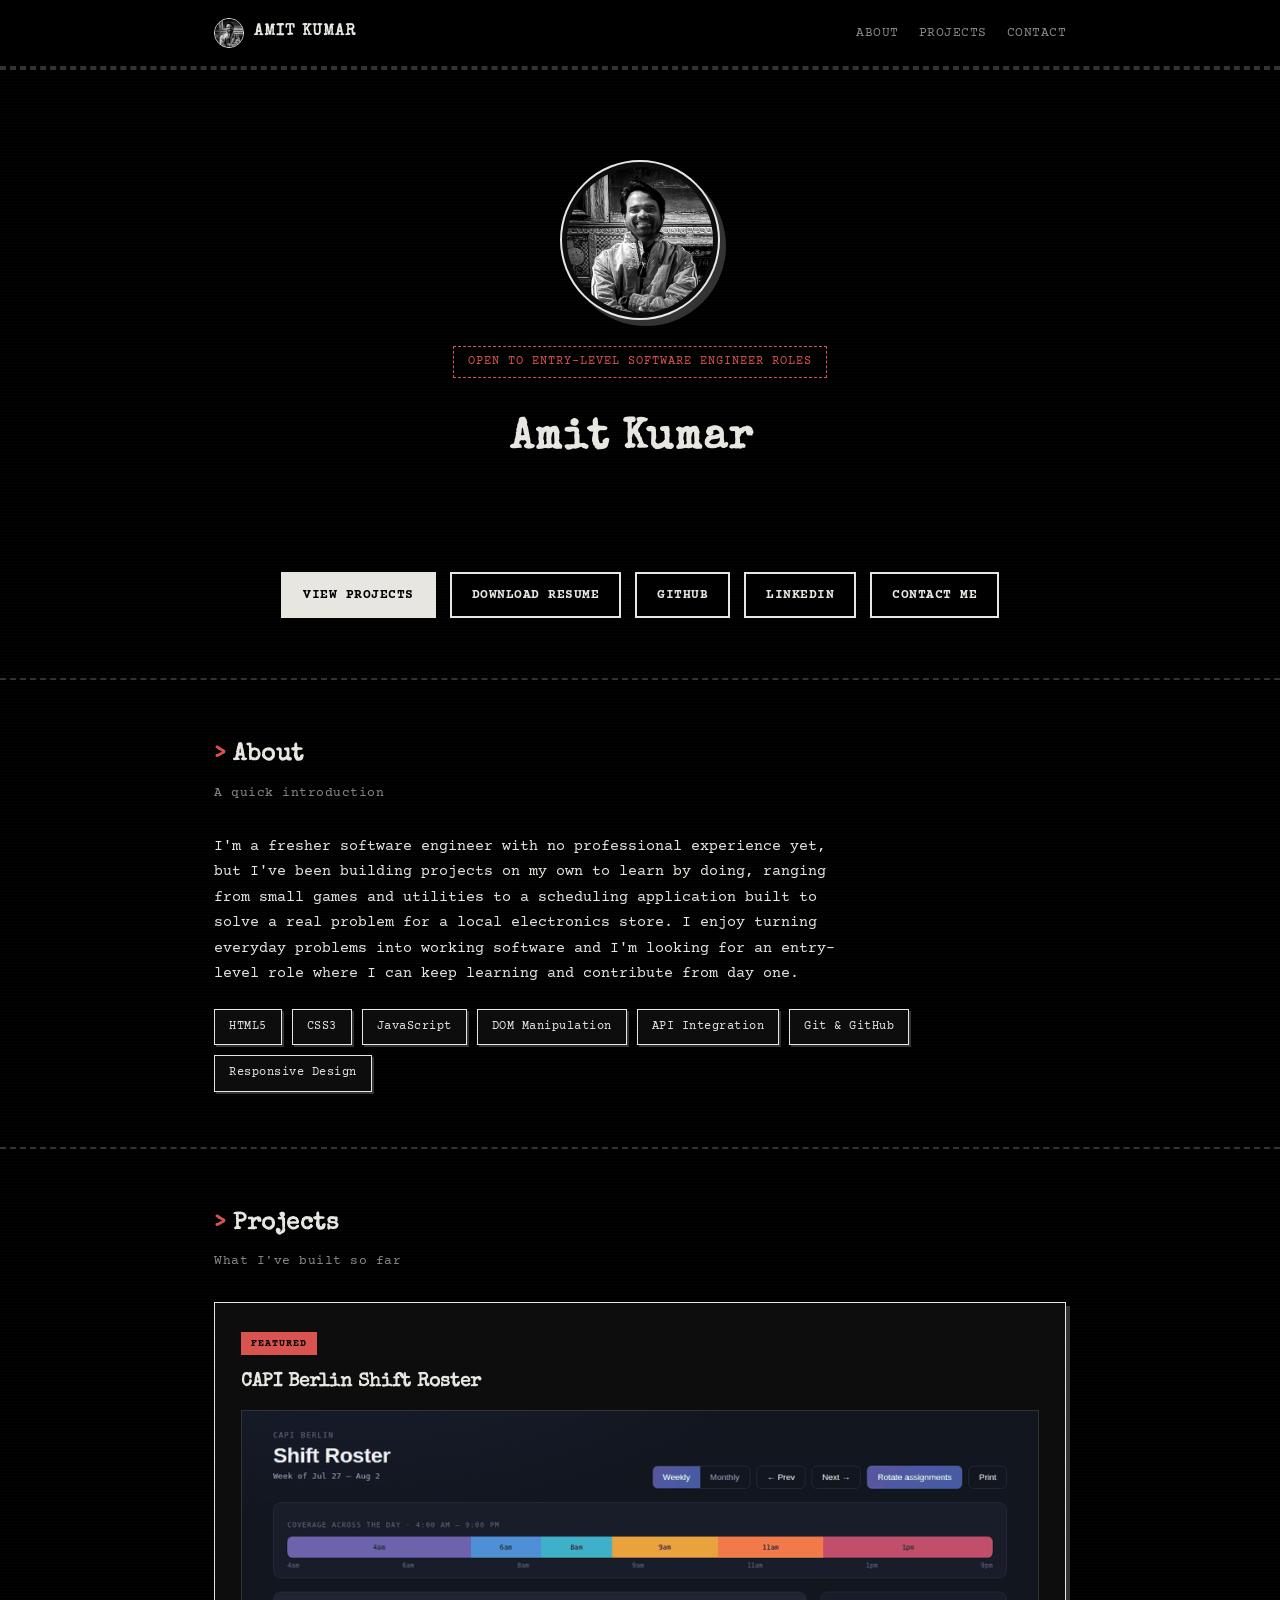
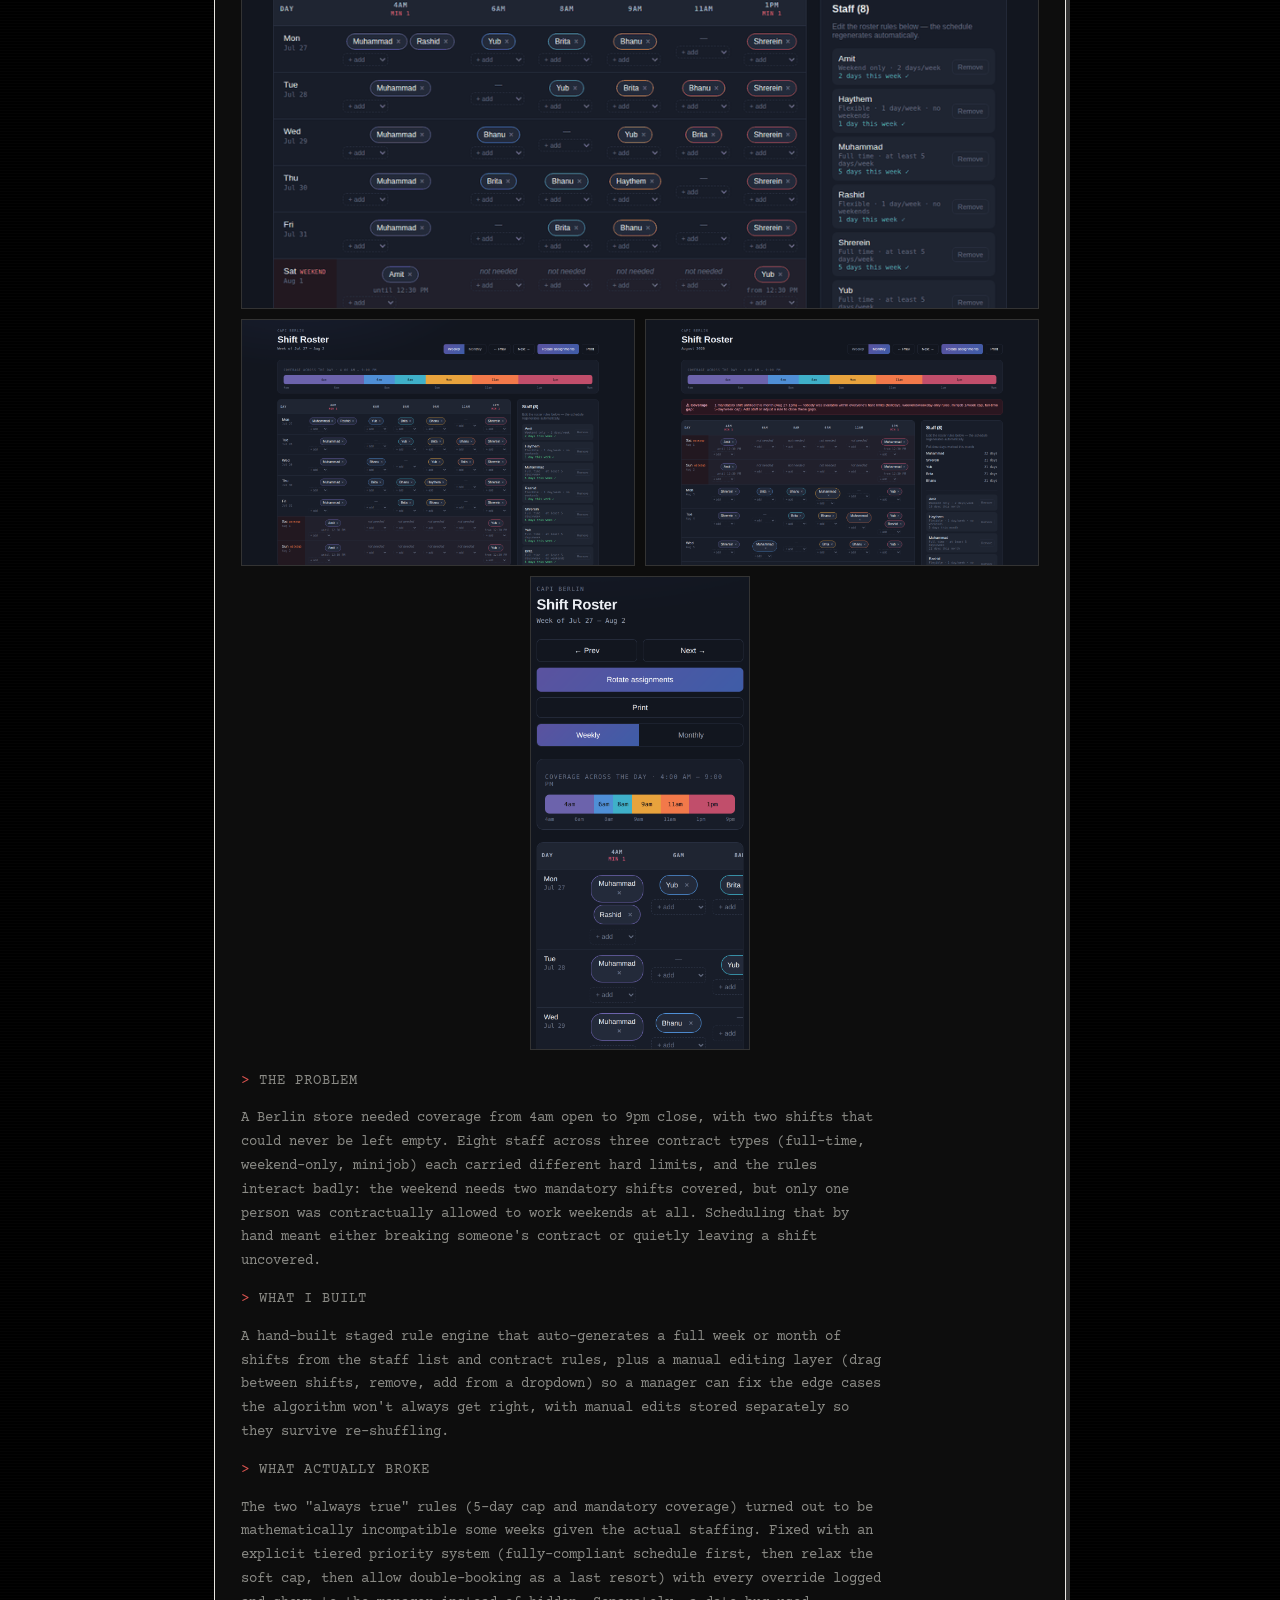
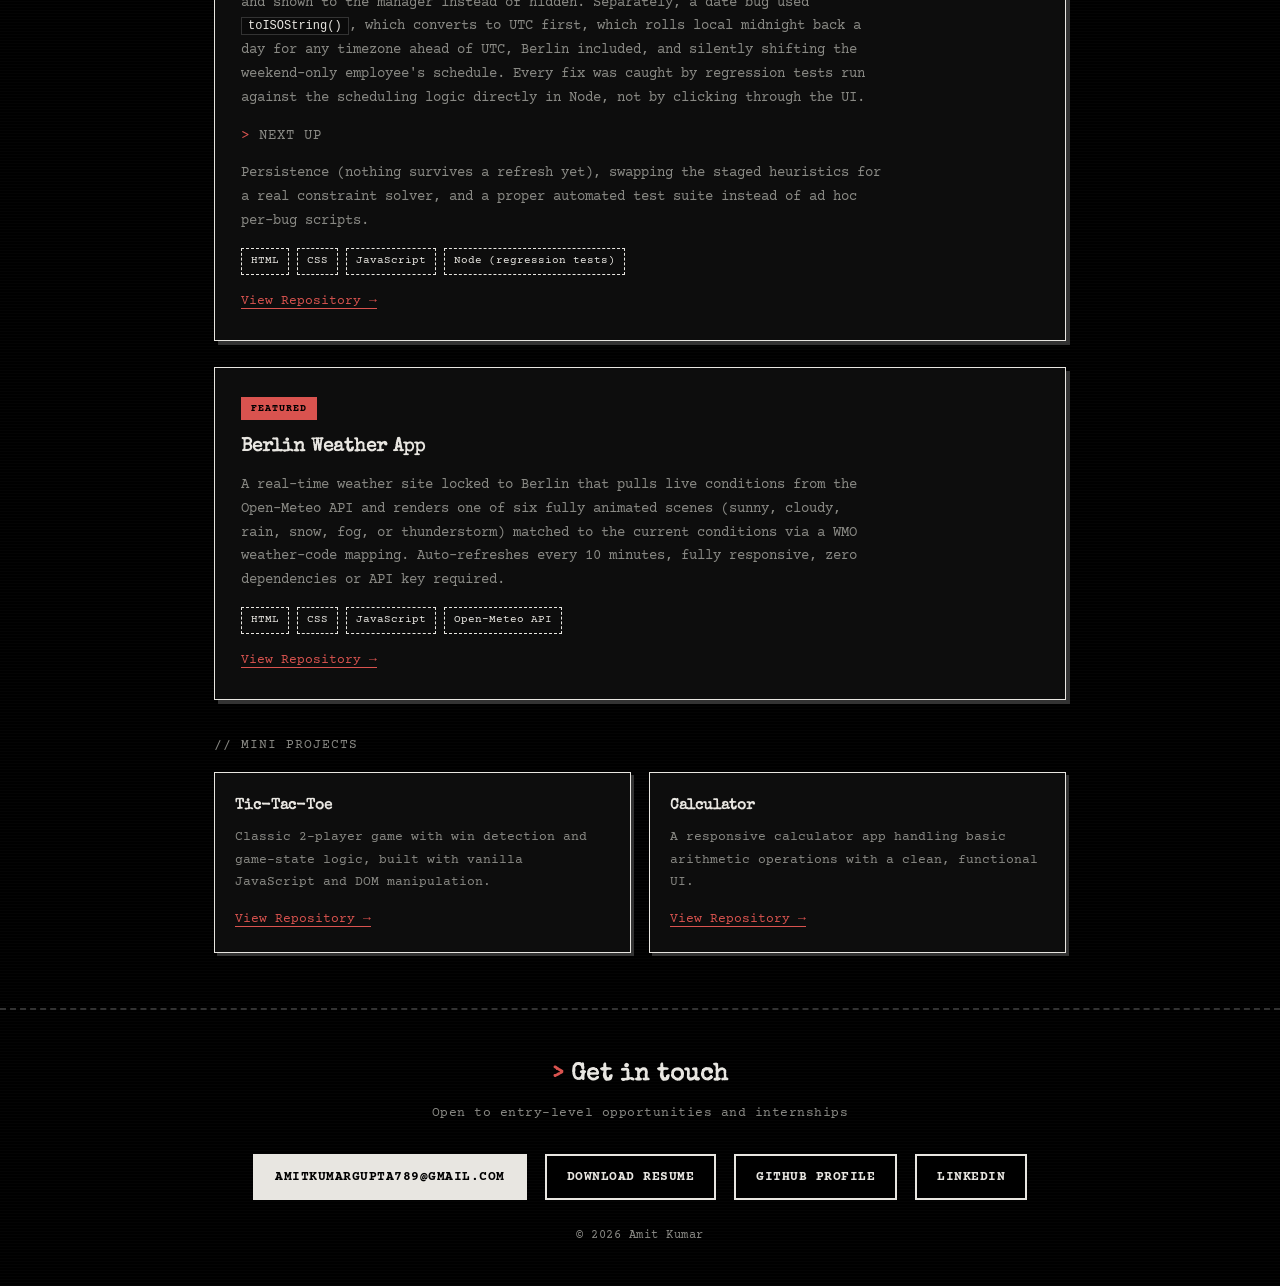
<file: index.html>
<!DOCTYPE html>
<html lang="en">
<head>
<meta charset="UTF-8">
<meta name="viewport" content="width=device-width, initial-scale=1.0">
<title>Amit Kumar | Software Engineer</title>
<link rel="preconnect" href="https://fonts.googleapis.com">
<link href="https://fonts.googleapis.com/css2?family=Courier+Prime:wght@400;700&family=Special+Elite&display=swap" rel="stylesheet">
<link rel="stylesheet" href="style.css">
</head>
<body>

<header>
  <div class="container">
    <nav>
      <div class="logo">
        <img src="amit-photo-bw.jpg" alt="Amit Kumar" class="logo-photo">
        Amit Kumar
      </div>
      <ul>
        <li><a href="#about">About</a></li>
        <li><a href="#projects">Projects</a></li>
        <li><a href="#contact">Contact</a></li>
      </ul>
    </nav>
  </div>
</header>

<section class="hero">
  <div class="container">
    <div class="photo-frame">
      <img src="amit-photo-bw.jpg" alt="Amit Kumar">
    </div>
    <span class="tag">Open to entry-level Software Engineer roles</span>
    <h1 id="typed-name"></h1>
    <p id="typed-sub"></p>
    <div class="btn-row">
      <a class="btn primary" href="#projects">View Projects</a>
      <a class="btn" href="#" onclick="requestResumeDownload(event)">Download Resume</a>
      <a class="btn" href="https://github.com/amitkumar55555" target="_blank" rel="noopener">GitHub</a>
      <a class="btn" href="https://www.linkedin.com/in/amit" target="_blank" rel="noopener">LinkedIn</a>
      <a class="btn" href="mailto:amitkumargupta789@gmail.com">Contact Me</a>
    </div>
  </div>
</section>

<section id="about">
  <div class="container">
    <h2>About</h2>
    <p class="section-sub">A quick introduction</p>
    <p class="about-text">
      I'm a fresher software engineer with no professional experience yet, but I've been building
      projects on my own to learn by doing, ranging from small games and utilities to a scheduling
      application built to solve a real problem for a local electronics store. I enjoy turning
      everyday problems into working software and I'm looking for an entry-level role where I can
      keep learning and contribute from day one.
    </p>
    <div class="skills">
      <span class="skill-pill">HTML5</span>
      <span class="skill-pill">CSS3</span>
      <span class="skill-pill">JavaScript</span>
      <span class="skill-pill">DOM Manipulation</span>
      <span class="skill-pill">API Integration</span>
      <span class="skill-pill">Git &amp; GitHub</span>
      <span class="skill-pill">Responsive Design</span>
    </div>
  </div>
</section>

<section id="projects">
  <div class="container">
    <h2>Projects</h2>
    <p class="section-sub">What I've built so far</p>

    <div class="project-featured">
      <span class="badge">Featured</span>
      <h3>CAPI Berlin Shift Roster</h3>

      <div class="shot-grid">
        <img class="shot-full" src="roster-demo.gif" alt="Weekly and monthly views, rotating assignments">
        <img class="shot-half" src="roster-weekly-desktop.png" alt="Weekly view, desktop">
        <img class="shot-half" src="roster-monthly-desktop.png" alt="Monthly view, desktop">
        <img class="shot-mobile" src="roster-weekly-mobile.png" alt="Mobile view, installed as a home-screen app">
      </div>

      <p class="proj-label">The problem</p>
      <p>
        A Berlin store needed coverage from 4am open to 9pm close, with two shifts that could
        never be left empty. Eight staff across three contract types (full-time, weekend-only,
        minijob) each carried different hard limits, and the rules interact badly: the weekend
        needs two mandatory shifts covered, but only one person was contractually allowed to work
        weekends at all. Scheduling that by hand meant either breaking someone's contract or
        quietly leaving a shift uncovered.
      </p>

      <p class="proj-label">What I built</p>
      <p>
        A hand-built staged rule engine that auto-generates a full week or month of shifts from
        the staff list and contract rules, plus a manual editing layer (drag between shifts,
        remove, add from a dropdown) so a manager can fix the edge cases the algorithm won't
        always get right, with manual edits stored separately so they survive re-shuffling.
      </p>

      <p class="proj-label">What actually broke</p>
      <p>
        The two "always true" rules (5-day cap and mandatory coverage) turned out to be
        mathematically incompatible some weeks given the actual staffing. Fixed with an explicit
        tiered priority system (fully-compliant schedule first, then relax the soft cap, then
        allow double-booking as a last resort) with every override logged and shown to the
        manager instead of hidden. Separately, a date bug used <code>toISOString()</code>, which
        converts to UTC first, which rolls local midnight back a day for any timezone ahead of UTC,
        Berlin included, and silently shifting the weekend-only employee's schedule. Every fix
        was caught by regression tests run against the scheduling logic directly in Node, not by
        clicking through the UI.
      </p>

      <p class="proj-label">Next up</p>
      <p>
        Persistence (nothing survives a refresh yet), swapping the staged heuristics for a real
        constraint solver, and a proper automated test suite instead of ad hoc per-bug scripts.
      </p>

      <div class="tech-row">
        <span class="tech-tag">HTML</span>
        <span class="tech-tag">CSS</span>
        <span class="tech-tag">JavaScript</span>
        <span class="tech-tag">Node (regression tests)</span>
      </div>
      <div class="project-links">
        <a href="https://github.com/amitkumar55555/roster" target="_blank" rel="noopener">View Repository →</a>
      </div>
    </div>

    <div class="project-featured">
      <span class="badge">Featured</span>
      <h3>Berlin Weather App</h3>
      <p>
        A real-time weather site locked to Berlin that pulls live conditions from the Open-Meteo
        API and renders one of six fully animated scenes (sunny, cloudy, rain, snow, fog, or
        thunderstorm) matched to the current conditions via a WMO weather-code mapping.
        Auto-refreshes every 10 minutes, fully responsive, zero dependencies or API key required.
      </p>
      <div class="tech-row">
        <span class="tech-tag">HTML</span>
        <span class="tech-tag">CSS</span>
        <span class="tech-tag">JavaScript</span>
        <span class="tech-tag">Open-Meteo API</span>
      </div>
      <div class="project-links">
        <a href="https://github.com/amitkumar55555/Berlin_weather" target="_blank" rel="noopener">View Repository →</a>
      </div>
    </div>

    <p class="mini-label">Mini Projects</p>
    <div class="mini-grid">
      <div class="mini-card">
        <h4>Tic-Tac-Toe</h4>
        <p>Classic 2-player game with win detection and game-state logic, built with vanilla JavaScript and DOM manipulation.</p>
        <a href="https://github.com/amitkumar55555/Tic-Tac-Toe" target="_blank" rel="noopener">View Repository →</a>
      </div>
      <div class="mini-card">
        <h4>Calculator</h4>
        <p>A responsive calculator app handling basic arithmetic operations with a clean, functional UI.</p>
        <a href="https://github.com/amitkumar55555/calculator" target="_blank" rel="noopener">View Repository →</a>
      </div>
    </div>
  </div>
</section>

<footer id="contact">
  <div class="container">
    <h2>Get in touch</h2>
    <p class="section-sub">Open to entry-level opportunities and internships</p>
    <div class="contact-links">
      <a class="btn primary" href="mailto:amitkumargupta789@gmail.com">amitkumargupta789@gmail.com</a>
      <a class="btn" href="#" onclick="requestResumeDownload(event)">Download Resume</a>
      <a class="btn" href="https://github.com/amitkumar55555" target="_blank" rel="noopener">GitHub Profile</a>
      <a class="btn" href="https://www.linkedin.com/in/amit" target="_blank" rel="noopener">LinkedIn</a>
    </div>
    <p class="muted">© 2026 Amit Kumar</p>
  </div>
</footer>

<script src="script.js"></script>

</body>
</html>
</file>
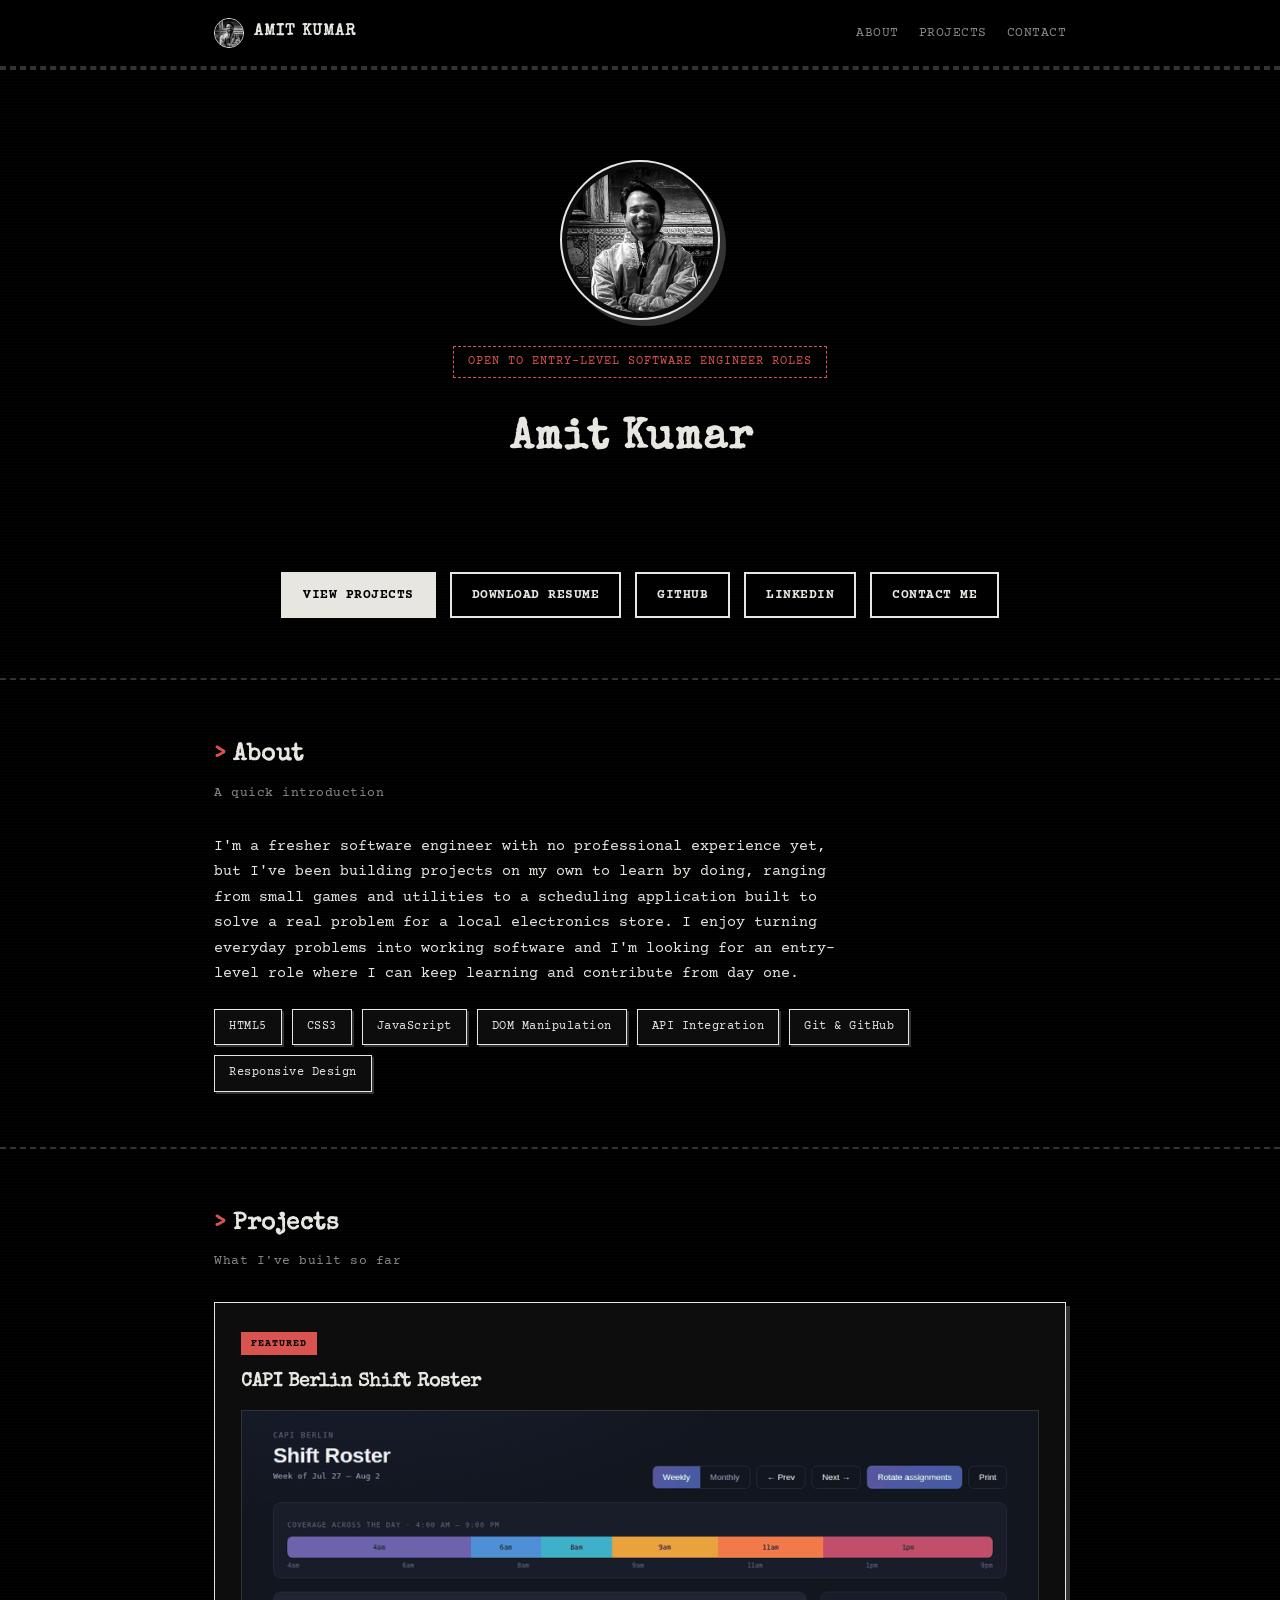
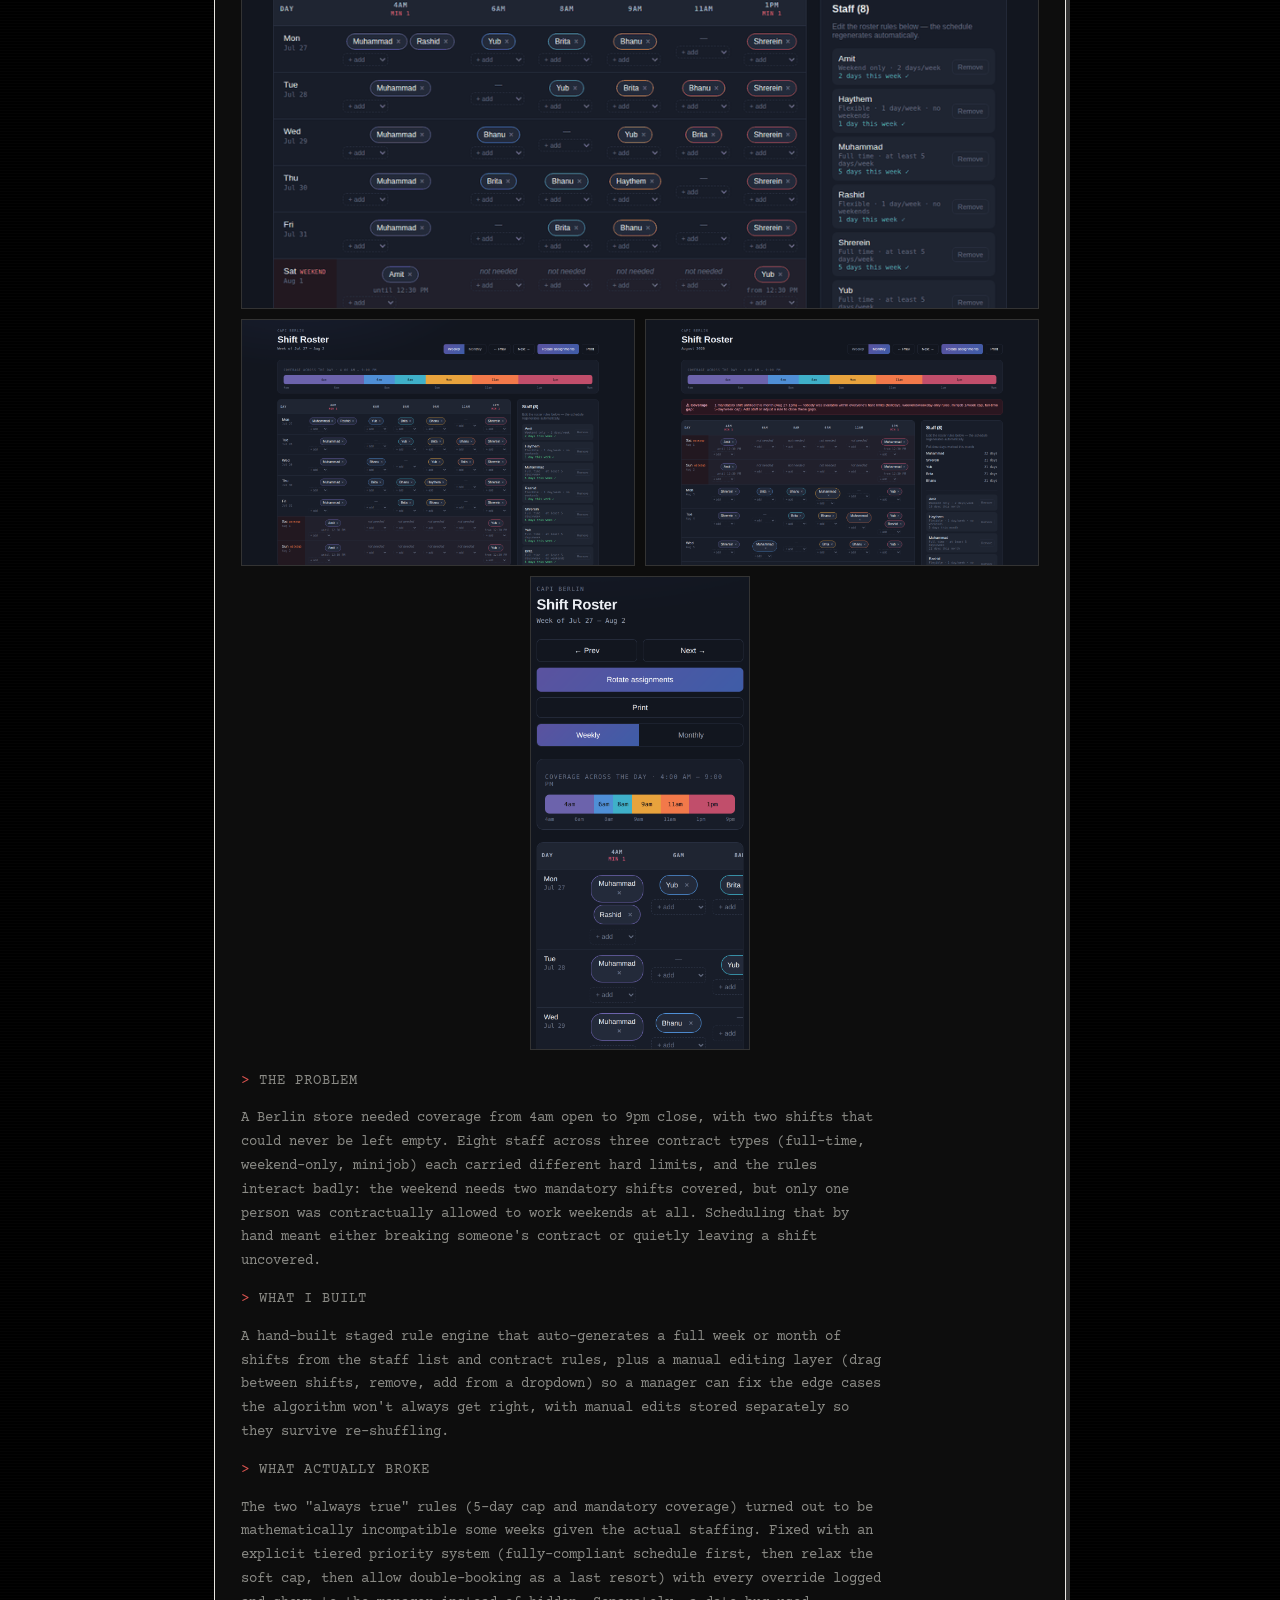
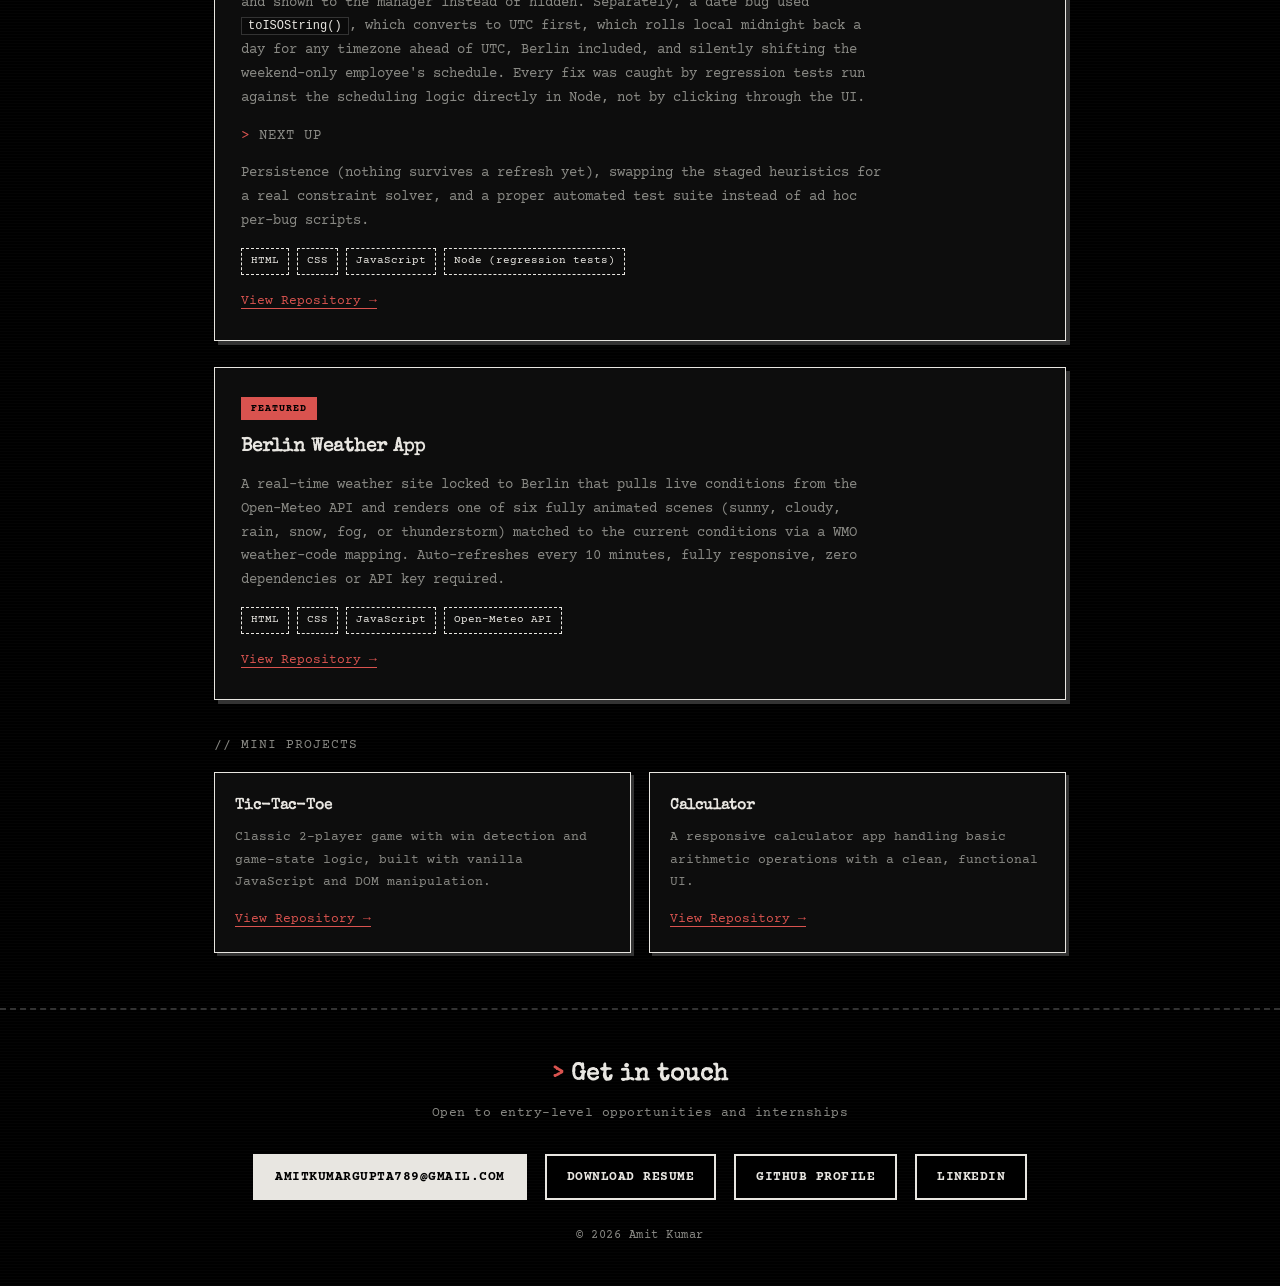
<file: portfolio.html>
<!DOCTYPE html>
<html lang="en">
<head>
<meta charset="UTF-8">
<meta name="viewport" content="width=device-width, initial-scale=1.0">
<title>Amit Kumar | Software Engineer</title>
<link rel="preconnect" href="https://fonts.googleapis.com">
<link href="https://fonts.googleapis.com/css2?family=Courier+Prime:wght@400;700&family=Special+Elite&display=swap" rel="stylesheet">
<style>
  :root {
    --paper: #000000;
    --paper-alt: #0a0a0a;
    --card: #0d0d0d;
    --ink: #e8e6e1;
    --muted: #8a8a85;
    --ribbon: #d9534f;
    --border: #333333;
  }
  * { box-sizing: border-box; margin: 0; padding: 0; }
  html { scroll-behavior: smooth; }
  body {
    background: var(--paper);
    background-image:
      repeating-linear-gradient(0deg, rgba(255,255,255,0.015) 0px, rgba(255,255,255,0.015) 1px, transparent 1px, transparent 3px);
    color: var(--ink);
    font-family: 'Courier Prime', 'Courier New', Courier, monospace;
    line-height: 1.7;
  }
  a { color: inherit; text-decoration: none; }
  .container { max-width: 900px; margin: 0 auto; padding: 0 24px; }

  header {
    position: sticky; top: 0; z-index: 10;
    background: var(--paper);
    border-bottom: 2px dashed var(--border);
  }
  nav {
    display: flex; justify-content: space-between; align-items: center;
    padding: 18px 0;
  }
  nav .logo {
    font-family: 'Special Elite', 'Courier Prime', monospace;
    font-weight: 700;
    letter-spacing: 1px;
    text-transform: uppercase;
    display: flex;
    align-items: center;
    gap: 10px;
  }
  .logo-photo {
    width: 30px;
    height: 30px;
    border-radius: 50%;
    object-fit: cover;
    object-position: center 18%;
    filter: grayscale(100%) contrast(1.05);
    border: 1px solid var(--ink);
  }
  nav ul { list-style: none; display: flex; gap: 20px; }
  nav a {
    color: var(--muted);
    font-size: 13px;
    letter-spacing: 0.5px;
    text-transform: uppercase;
    transition: color 0.2s;
    border-bottom: 1px dashed transparent;
  }
  nav a:hover { color: var(--ribbon); border-color: var(--ribbon); }

  .hero {
    padding: 90px 0 60px;
    text-align: center;
  }
  .photo-frame {
    width: 160px;
    height: 160px;
    border-radius: 50%;
    overflow: hidden;
    margin: 0 auto 26px;
    padding: 5px;
    background: var(--card);
    border: 2px solid var(--ink);
    box-shadow: 6px 6px 0 var(--border);
  }
  .photo-frame img {
    display: block;
    width: 100%;
    height: 100%;
    border-radius: 50%;
    object-fit: cover;
    object-position: center 18%;
    filter: grayscale(100%) contrast(1.05);
  }
  .hero .tag {
    display: inline-block;
    font-size: 12px;
    letter-spacing: 1px;
    text-transform: uppercase;
    color: var(--ribbon);
    border: 1px dashed var(--ribbon);
    padding: 5px 14px;
    margin-bottom: 26px;
  }
  .hero h1 {
    font-family: 'Special Elite', 'Courier Prime', monospace;
    font-size: 42px;
    margin-bottom: 18px;
    min-height: 54px;
    letter-spacing: 1px;
  }
  .cursor {
    display: inline-block;
    width: 0.55ch;
    background: var(--ink);
    margin-left: 2px;
    animation: blink 0.9s steps(1) infinite;
  }
  @keyframes blink { 50% { opacity: 0; } }
  .hero p#typed-sub {
    color: var(--muted);
    max-width: 560px;
    margin: 0 auto 30px;
    font-size: 15px;
    min-height: 48px;
  }
  .btn-row { display: flex; gap: 14px; justify-content: center; flex-wrap: wrap; }
  .btn {
    padding: 10px 20px;
    font-size: 13px;
    letter-spacing: 0.5px;
    text-transform: uppercase;
    font-weight: 700;
    border: 2px solid var(--ink);
    background: var(--paper);
    transition: background 0.15s, color 0.15s;
  }
  .btn:hover { background: var(--ink); color: var(--paper); }
  .btn.primary { background: var(--ink); color: var(--paper); }
  .btn.primary:hover { background: var(--ribbon); border-color: var(--ribbon); color: var(--paper); }

  section { padding: 55px 0; border-top: 2px dashed var(--border); }
  h2 {
    font-family: 'Special Elite', 'Courier Prime', monospace;
    font-size: 24px;
    margin-bottom: 6px;
    letter-spacing: 0.5px;
  }
  h2::before { content: "> "; color: var(--ribbon); }
  .section-sub {
    color: var(--muted);
    font-size: 13px;
    margin-bottom: 30px;
    letter-spacing: 0.5px;
  }

  .about-text { color: var(--ink); font-size: 15px; max-width: 640px; }

  .skills {
    display: flex; flex-wrap: wrap; gap: 10px; margin-top: 22px;
  }
  .skill-pill {
    background: var(--card);
    border: 1px solid var(--ink);
    padding: 7px 14px;
    font-size: 12px;
    letter-spacing: 0.5px;
    box-shadow: 2px 2px 0 var(--border);
  }

  .project-featured {
    background: var(--card);
    border: 1px solid var(--ink);
    padding: 26px;
    margin-bottom: 26px;
    box-shadow: 4px 4px 0 var(--border);
  }
  .project-featured .badge {
    display: inline-block;
    font-size: 10px;
    letter-spacing: 1px;
    text-transform: uppercase;
    color: var(--paper);
    background: var(--ribbon);
    padding: 3px 10px;
    font-weight: 700;
    margin-bottom: 12px;
  }
  .project-featured h3 {
    font-family: 'Special Elite', 'Courier Prime', monospace;
    font-size: 19px;
    margin-bottom: 10px;
  }
  .project-featured p { color: var(--muted); font-size: 14px; max-width: 640px; margin-bottom: 14px; }
  .project-featured code {
    background: var(--paper-alt);
    border: 1px solid var(--border);
    padding: 1px 6px;
    font-size: 12px;
    color: var(--ink);
  }
  .proj-label {
    color: var(--ink);
    font-size: 12px;
    text-transform: uppercase;
    letter-spacing: 1px;
    margin-bottom: 6px;
    margin-top: 4px;
  }
  .proj-label::before { content: "> "; color: var(--ribbon); }
  .shot-grid {
    display: grid;
    grid-template-columns: 1fr 1fr;
    gap: 10px;
    margin-bottom: 20px;
  }
  .shot-grid img {
    width: 100%;
    display: block;
    border: 1px solid var(--border);
    background: var(--paper-alt);
  }
  .shot-full { grid-column: 1 / -1; }
  .shot-mobile { grid-column: 1 / -1; max-width: 220px; margin: 0 auto; }
  .tech-row { display: flex; gap: 8px; flex-wrap: wrap; margin-top: 4px; }
  .tech-tag {
    font-size: 11px;
    color: var(--ink);
    border: 1px dashed var(--ink);
    padding: 3px 9px;
  }
  .project-links { margin-top: 12px; }
  .project-links a {
    font-size: 13px;
    color: var(--ribbon);
    border-bottom: 1px solid var(--ribbon);
  }

  .mini-label {
    margin: 34px 0 16px;
    font-size: 13px;
    color: var(--muted);
    text-transform: uppercase;
    letter-spacing: 1px;
  }
  .mini-label::before { content: "// "; }
  .mini-grid {
    display: grid;
    grid-template-columns: repeat(auto-fit, minmax(220px, 1fr));
    gap: 18px;
  }
  .mini-card {
    background: var(--card);
    border: 1px solid var(--ink);
    padding: 20px;
    box-shadow: 3px 3px 0 var(--border);
  }
  .mini-card h4 { font-family: 'Special Elite', monospace; font-size: 15px; margin-bottom: 8px; }
  .mini-card p { color: var(--muted); font-size: 13px; margin-bottom: 12px; }
  .mini-card a { font-size: 13px; color: var(--ribbon); border-bottom: 1px solid var(--ribbon); }

  footer {
    padding: 45px 0 40px;
    text-align: center;
    border-top: 2px dashed var(--border);
  }
  footer .contact-links { display: flex; gap: 18px; justify-content: center; margin-top: 16px; flex-wrap: wrap; }
  footer p.muted { color: var(--muted); font-size: 12px; margin-top: 26px; letter-spacing: 0.5px; }

  @media (max-width: 600px) {
    .hero h1 { font-size: 30px; }
    nav ul { gap: 12px; }
  }
</style>
</head>
<body>

<header>
  <div class="container">
    <nav>
      <div class="logo">
        <img src="amit-photo-bw.jpg" alt="Amit Kumar" class="logo-photo">
        Amit Kumar
      </div>
      <ul>
        <li><a href="#about">About</a></li>
        <li><a href="#projects">Projects</a></li>
        <li><a href="#contact">Contact</a></li>
      </ul>
    </nav>
  </div>
</header>

<section class="hero">
  <div class="container">
    <div class="photo-frame">
      <img src="amit-photo-bw.jpg" alt="Amit Kumar">
    </div>
    <span class="tag">Open to entry-level Software Engineer roles</span>
    <h1 id="typed-name"></h1>
    <p id="typed-sub"></p>
    <div class="btn-row">
      <a class="btn primary" href="#projects">View Projects</a>
      <a class="btn" href="#" onclick="requestResumeDownload(event)">Download Resume</a>
      <a class="btn" href="https://github.com/amitkumar55555" target="_blank" rel="noopener">GitHub</a>
      <a class="btn" href="https://www.linkedin.com/in/amit" target="_blank" rel="noopener">LinkedIn</a>
      <a class="btn" href="mailto:amitkumargupta789@gmail.com">Contact Me</a>
    </div>
  </div>
</section>

<section id="about">
  <div class="container">
    <h2>About</h2>
    <p class="section-sub">A quick introduction</p>
    <p class="about-text">
      I'm a fresher software engineer with no professional experience yet, but I've been building
      projects on my own to learn by doing, ranging from small games and utilities to a scheduling
      application built to solve a real problem for a local electronics store. I enjoy turning
      everyday problems into working software and I'm looking for an entry-level role where I can
      keep learning and contribute from day one.
    </p>
    <div class="skills">
      <span class="skill-pill">HTML5</span>
      <span class="skill-pill">CSS3</span>
      <span class="skill-pill">JavaScript</span>
      <span class="skill-pill">DOM Manipulation</span>
      <span class="skill-pill">API Integration</span>
      <span class="skill-pill">Git &amp; GitHub</span>
      <span class="skill-pill">Responsive Design</span>
    </div>
  </div>
</section>

<section id="projects">
  <div class="container">
    <h2>Projects</h2>
    <p class="section-sub">What I've built so far</p>

    <div class="project-featured">
      <span class="badge">Featured</span>
      <h3>CAPI Berlin Shift Roster</h3>

      <div class="shot-grid">
        <img class="shot-full" src="roster-demo.gif" alt="Weekly and monthly views, rotating assignments">
        <img class="shot-half" src="roster-weekly-desktop.png" alt="Weekly view, desktop">
        <img class="shot-half" src="roster-monthly-desktop.png" alt="Monthly view, desktop">
        <img class="shot-mobile" src="roster-weekly-mobile.png" alt="Mobile view, installed as a home-screen app">
      </div>

      <p class="proj-label">The problem</p>
      <p>
        A Berlin store needed coverage from 4am open to 9pm close, with two shifts that could
        never be left empty. Eight staff across three contract types (full-time, weekend-only,
        minijob) each carried different hard limits, and the rules interact badly: the weekend
        needs two mandatory shifts covered, but only one person was contractually allowed to work
        weekends at all. Scheduling that by hand meant either breaking someone's contract or
        quietly leaving a shift uncovered.
      </p>

      <p class="proj-label">What I built</p>
      <p>
        A hand-built staged rule engine that auto-generates a full week or month of shifts from
        the staff list and contract rules, plus a manual editing layer (drag between shifts,
        remove, add from a dropdown) so a manager can fix the edge cases the algorithm won't
        always get right, with manual edits stored separately so they survive re-shuffling.
      </p>

      <p class="proj-label">What actually broke</p>
      <p>
        The two "always true" rules (5-day cap and mandatory coverage) turned out to be
        mathematically incompatible some weeks given the actual staffing. Fixed with an explicit
        tiered priority system (fully-compliant schedule first, then relax the soft cap, then
        allow double-booking as a last resort) with every override logged and shown to the
        manager instead of hidden. Separately, a date bug used <code>toISOString()</code>, which
        converts to UTC first, which rolls local midnight back a day for any timezone ahead of UTC,
        Berlin included, and silently shifting the weekend-only employee's schedule. Every fix
        was caught by regression tests run against the scheduling logic directly in Node, not by
        clicking through the UI.
      </p>

      <p class="proj-label">Next up</p>
      <p>
        Persistence (nothing survives a refresh yet), swapping the staged heuristics for a real
        constraint solver, and a proper automated test suite instead of ad hoc per-bug scripts.
      </p>

      <div class="tech-row">
        <span class="tech-tag">HTML</span>
        <span class="tech-tag">CSS</span>
        <span class="tech-tag">JavaScript</span>
        <span class="tech-tag">Node (regression tests)</span>
      </div>
      <div class="project-links">
        <a href="https://github.com/amitkumar55555/roster" target="_blank" rel="noopener">View Repository →</a>
      </div>
    </div>

    <div class="project-featured">
      <span class="badge">Featured</span>
      <h3>Berlin Weather App</h3>
      <p>
        A real-time weather site locked to Berlin that pulls live conditions from the Open-Meteo
        API and renders one of six fully animated scenes (sunny, cloudy, rain, snow, fog, or
        thunderstorm) matched to the current conditions via a WMO weather-code mapping.
        Auto-refreshes every 10 minutes, fully responsive, zero dependencies or API key required.
      </p>
      <div class="tech-row">
        <span class="tech-tag">HTML</span>
        <span class="tech-tag">CSS</span>
        <span class="tech-tag">JavaScript</span>
        <span class="tech-tag">Open-Meteo API</span>
      </div>
      <div class="project-links">
        <a href="https://github.com/amitkumar55555/Berlin_weather" target="_blank" rel="noopener">View Repository →</a>
      </div>
    </div>

    <p class="mini-label">Mini Projects</p>
    <div class="mini-grid">
      <div class="mini-card">
        <h4>Tic-Tac-Toe</h4>
        <p>Classic 2-player game with win detection and game-state logic, built with vanilla JavaScript and DOM manipulation.</p>
        <a href="https://github.com/amitkumar55555/Tic-Tac-Toe" target="_blank" rel="noopener">View Repository →</a>
      </div>
      <div class="mini-card">
        <h4>Calculator</h4>
        <p>A responsive calculator app handling basic arithmetic operations with a clean, functional UI.</p>
        <a href="https://github.com/amitkumar55555/calculator" target="_blank" rel="noopener">View Repository →</a>
      </div>
    </div>
  </div>
</section>

<footer id="contact">
  <div class="container">
    <h2>Get in touch</h2>
    <p class="section-sub">Open to entry-level opportunities and internships</p>
    <div class="contact-links">
      <a class="btn primary" href="mailto:amitkumargupta789@gmail.com">amitkumargupta789@gmail.com</a>
      <a class="btn" href="#" onclick="requestResumeDownload(event)">Download Resume</a>
      <a class="btn" href="https://github.com/amitkumar55555" target="_blank" rel="noopener">GitHub Profile</a>
      <a class="btn" href="https://www.linkedin.com/in/amit" target="_blank" rel="noopener">LinkedIn</a>
    </div>
    <p class="muted">© 2026 Amit Kumar</p>
  </div>
</footer>

<script>
  function typeInto(elId, text, baseSpeed, done) {
    const el = document.getElementById(elId);
    let i = 0;
    const cursor = document.createElement('span');
    cursor.className = 'cursor';
    function step() {
      if (i <= text.length) {
        el.textContent = text.slice(0, i);
        el.appendChild(cursor);
        const ch = text[i - 1];
        i++;
        let delay = baseSpeed + Math.random() * baseSpeed * 0.6;
        if (ch === ',' || ch === '—') delay += baseSpeed * 2;
        if (ch === '.' ) delay += baseSpeed * 3;
        if (ch === ' ') delay += baseSpeed * 0.3;
        setTimeout(step, delay);
      } else if (done) {
        done();
      }
    }
    step();
  }

  window.addEventListener('DOMContentLoaded', () => {
    typeInto('typed-name', 'Amit Kumar', 140, () => {
      typeInto('typed-sub', 'Aspiring Software Engineer building practical, real-world web applications with HTML, CSS, and JavaScript, from games and utilities to a scheduling tool used for an actual small business.', 45);
    });
  });

  // Resume is password-protected. Recruiters get the password directly
  // (cover letter / application message / LinkedIn) rather than a public link.
  function requestResumeDownload(event) {
    event.preventDefault();
    const RESUME_PASSWORD = atob('SHRjc29ueUAxMjM=');
    const attempt = window.prompt('This resume is password-protected.\nEnter the password shared with you to download it:');
    if (attempt === null) return;
    if (attempt === RESUME_PASSWORD) {
      const a = document.createElement('a');
      a.href = 'Amit_Kumar_Resume.pdf';
      a.download = 'Amit_Kumar_Resume.pdf';
      document.body.appendChild(a);
      a.click();
      a.remove();
    } else {
      alert('Incorrect password. Please double check the password you were given, or contact amitkumargupta789@gmail.com.');
    }
  }
</script>

</body>
</html>
</file>
<file: style.css>
:root {
    --paper: #000000;
    --paper-alt: #0a0a0a;
    --card: #0d0d0d;
    --ink: #e8e6e1;
    --muted: #8a8a85;
    --ribbon: #d9534f;
    --border: #333333;
  }
  * { box-sizing: border-box; margin: 0; padding: 0; }
  html { scroll-behavior: smooth; }
  body {
    background: var(--paper);
    background-image:
      repeating-linear-gradient(0deg, rgba(255,255,255,0.015) 0px, rgba(255,255,255,0.015) 1px, transparent 1px, transparent 3px);
    color: var(--ink);
    font-family: 'Courier Prime', 'Courier New', Courier, monospace;
    line-height: 1.7;
  }
  a { color: inherit; text-decoration: none; }
  .container { max-width: 900px; margin: 0 auto; padding: 0 24px; }

  header {
    position: sticky; top: 0; z-index: 10;
    background: var(--paper);
    border-bottom: 2px dashed var(--border);
  }
  nav {
    display: flex; justify-content: space-between; align-items: center;
    padding: 18px 0;
  }
  nav .logo {
    font-family: 'Special Elite', 'Courier Prime', monospace;
    font-weight: 700;
    letter-spacing: 1px;
    text-transform: uppercase;
    display: flex;
    align-items: center;
    gap: 10px;
  }
  .logo-photo {
    width: 30px;
    height: 30px;
    border-radius: 50%;
    object-fit: cover;
    object-position: center 18%;
    filter: grayscale(100%) contrast(1.05);
    border: 1px solid var(--ink);
  }
  nav ul { list-style: none; display: flex; gap: 20px; }
  nav a {
    color: var(--muted);
    font-size: 13px;
    letter-spacing: 0.5px;
    text-transform: uppercase;
    transition: color 0.2s;
    border-bottom: 1px dashed transparent;
  }
  nav a:hover { color: var(--ribbon); border-color: var(--ribbon); }

  .hero {
    padding: 90px 0 60px;
    text-align: center;
  }
  .photo-frame {
    width: 160px;
    height: 160px;
    border-radius: 50%;
    overflow: hidden;
    margin: 0 auto 26px;
    padding: 5px;
    background: var(--card);
    border: 2px solid var(--ink);
    box-shadow: 6px 6px 0 var(--border);
  }
  .photo-frame img {
    display: block;
    width: 100%;
    height: 100%;
    border-radius: 50%;
    object-fit: cover;
    object-position: center 18%;
    filter: grayscale(100%) contrast(1.05);
  }
  .hero .tag {
    display: inline-block;
    font-size: 12px;
    letter-spacing: 1px;
    text-transform: uppercase;
    color: var(--ribbon);
    border: 1px dashed var(--ribbon);
    padding: 5px 14px;
    margin-bottom: 26px;
  }
  .hero h1 {
    font-family: 'Special Elite', 'Courier Prime', monospace;
    font-size: 42px;
    margin-bottom: 18px;
    min-height: 54px;
    letter-spacing: 1px;
  }
  .cursor {
    display: inline-block;
    width: 0.55ch;
    background: var(--ink);
    margin-left: 2px;
    animation: blink 0.9s steps(1) infinite;
  }
  @keyframes blink { 50% { opacity: 0; } }
  .hero p#typed-sub {
    color: var(--muted);
    max-width: 560px;
    margin: 0 auto 30px;
    font-size: 15px;
    min-height: 48px;
  }
  .btn-row { display: flex; gap: 14px; justify-content: center; flex-wrap: wrap; }
  .btn {
    padding: 10px 20px;
    font-size: 13px;
    letter-spacing: 0.5px;
    text-transform: uppercase;
    font-weight: 700;
    border: 2px solid var(--ink);
    background: var(--paper);
    transition: background 0.15s, color 0.15s;
  }
  .btn:hover { background: var(--ink); color: var(--paper); }
  .btn.primary { background: var(--ink); color: var(--paper); }
  .btn.primary:hover { background: var(--ribbon); border-color: var(--ribbon); color: var(--paper); }

  section { padding: 55px 0; border-top: 2px dashed var(--border); }
  h2 {
    font-family: 'Special Elite', 'Courier Prime', monospace;
    font-size: 24px;
    margin-bottom: 6px;
    letter-spacing: 0.5px;
  }
  h2::before { content: "> "; color: var(--ribbon); }
  .section-sub {
    color: var(--muted);
    font-size: 13px;
    margin-bottom: 30px;
    letter-spacing: 0.5px;
  }

  .about-text { color: var(--ink); font-size: 15px; max-width: 640px; }

  .skills {
    display: flex; flex-wrap: wrap; gap: 10px; margin-top: 22px;
  }
  .skill-pill {
    background: var(--card);
    border: 1px solid var(--ink);
    padding: 7px 14px;
    font-size: 12px;
    letter-spacing: 0.5px;
    box-shadow: 2px 2px 0 var(--border);
  }

  .project-featured {
    background: var(--card);
    border: 1px solid var(--ink);
    padding: 26px;
    margin-bottom: 26px;
    box-shadow: 4px 4px 0 var(--border);
  }
  .project-featured .badge {
    display: inline-block;
    font-size: 10px;
    letter-spacing: 1px;
    text-transform: uppercase;
    color: var(--paper);
    background: var(--ribbon);
    padding: 3px 10px;
    font-weight: 700;
    margin-bottom: 12px;
  }
  .project-featured h3 {
    font-family: 'Special Elite', 'Courier Prime', monospace;
    font-size: 19px;
    margin-bottom: 10px;
  }
  .project-featured p { color: var(--muted); font-size: 14px; max-width: 640px; margin-bottom: 14px; }
  .project-featured code {
    background: var(--paper-alt);
    border: 1px solid var(--border);
    padding: 1px 6px;
    font-size: 12px;
    color: var(--ink);
  }
  .proj-label {
    color: var(--ink);
    font-size: 12px;
    text-transform: uppercase;
    letter-spacing: 1px;
    margin-bottom: 6px;
    margin-top: 4px;
  }
  .proj-label::before { content: "> "; color: var(--ribbon); }
  .shot-grid {
    display: grid;
    grid-template-columns: 1fr 1fr;
    gap: 10px;
    margin-bottom: 20px;
  }
  .shot-grid img {
    width: 100%;
    display: block;
    border: 1px solid var(--border);
    background: var(--paper-alt);
  }
  .shot-full { grid-column: 1 / -1; }
  .shot-mobile { grid-column: 1 / -1; max-width: 220px; margin: 0 auto; }
  .tech-row { display: flex; gap: 8px; flex-wrap: wrap; margin-top: 4px; }
  .tech-tag {
    font-size: 11px;
    color: var(--ink);
    border: 1px dashed var(--ink);
    padding: 3px 9px;
  }
  .project-links { margin-top: 12px; }
  .project-links a {
    font-size: 13px;
    color: var(--ribbon);
    border-bottom: 1px solid var(--ribbon);
  }

  .mini-label {
    margin: 34px 0 16px;
    font-size: 13px;
    color: var(--muted);
    text-transform: uppercase;
    letter-spacing: 1px;
  }
  .mini-label::before { content: "// "; }
  .mini-grid {
    display: grid;
    grid-template-columns: repeat(auto-fit, minmax(220px, 1fr));
    gap: 18px;
  }
  .mini-card {
    background: var(--card);
    border: 1px solid var(--ink);
    padding: 20px;
    box-shadow: 3px 3px 0 var(--border);
  }
  .mini-card h4 { font-family: 'Special Elite', monospace; font-size: 15px; margin-bottom: 8px; }
  .mini-card p { color: var(--muted); font-size: 13px; margin-bottom: 12px; }
  .mini-card a { font-size: 13px; color: var(--ribbon); border-bottom: 1px solid var(--ribbon); }

  footer {
    padding: 45px 0 40px;
    text-align: center;
    border-top: 2px dashed var(--border);
  }
  footer .contact-links { display: flex; gap: 18px; justify-content: center; margin-top: 16px; flex-wrap: wrap; }
  footer p.muted { color: var(--muted); font-size: 12px; margin-top: 26px; letter-spacing: 0.5px; }

  @media (max-width: 600px) {
    .hero h1 { font-size: 30px; }
    nav ul { gap: 12px; }
  }
</file>
